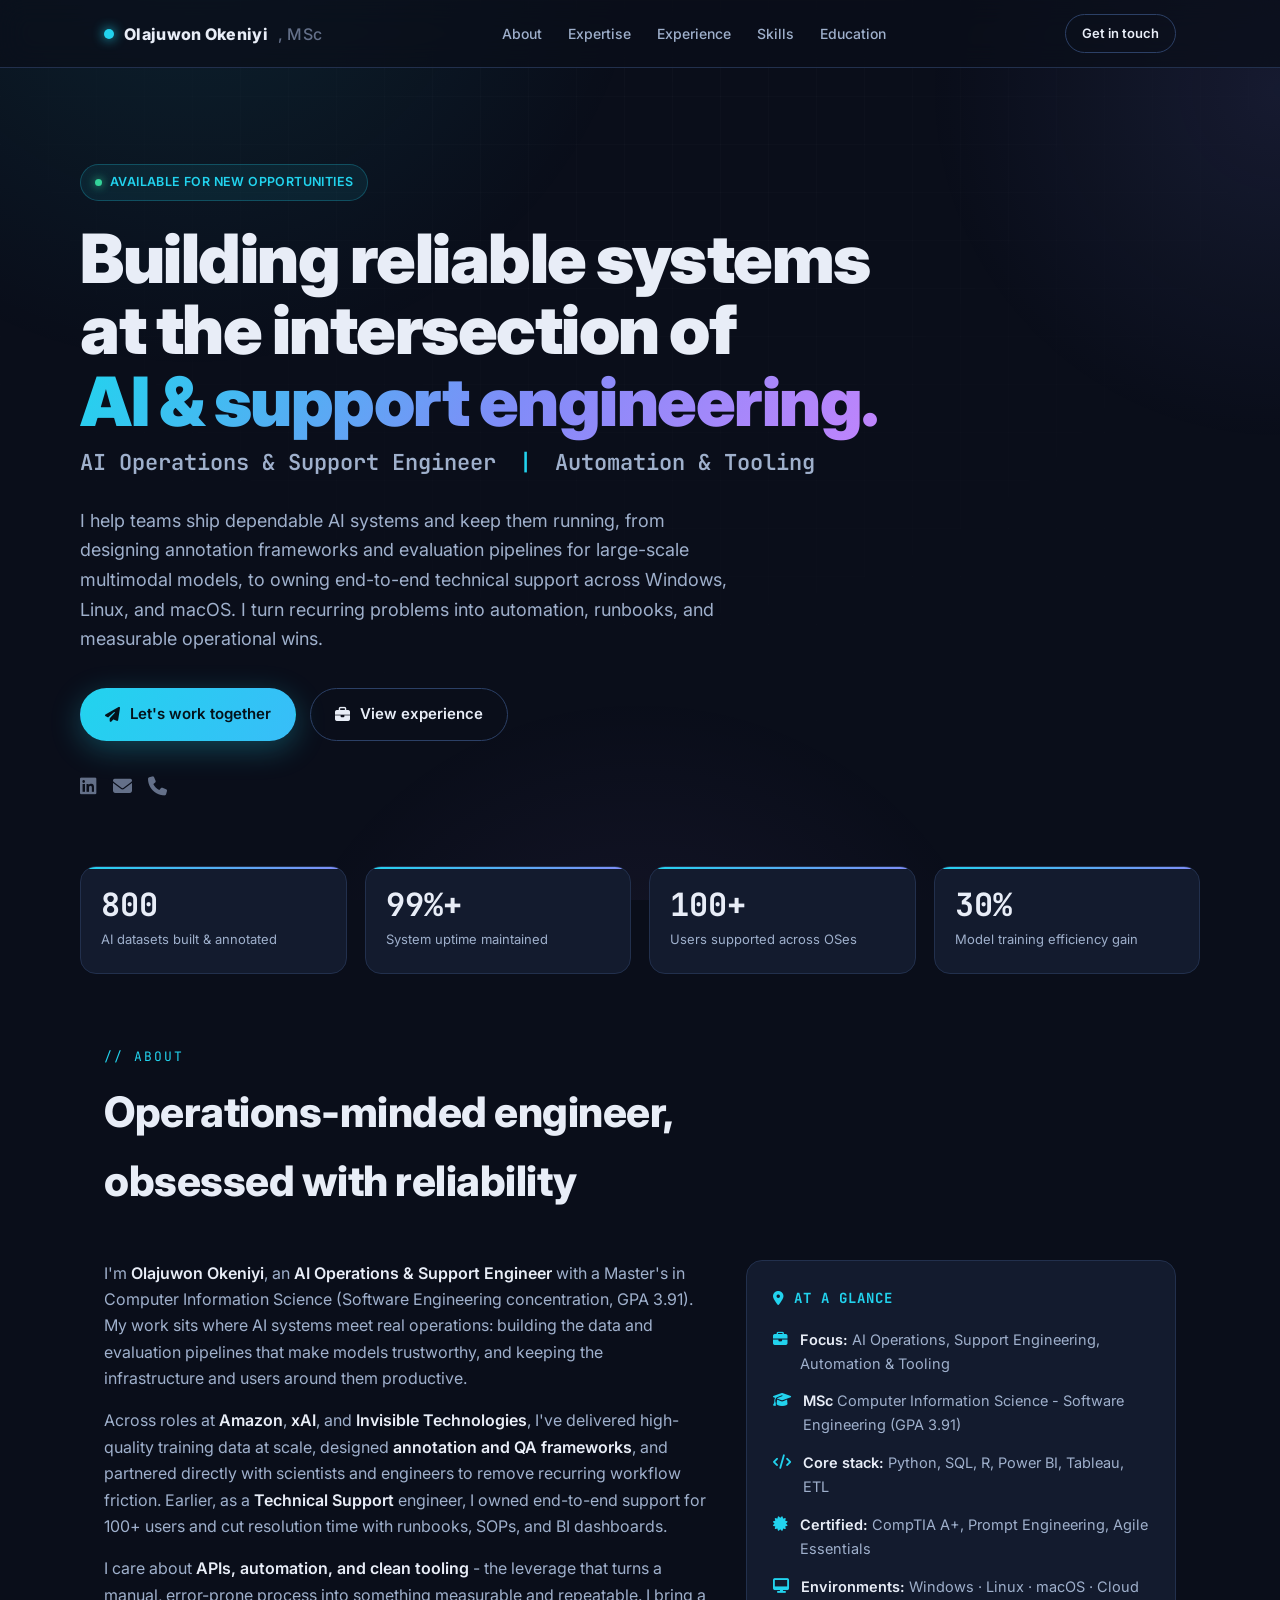
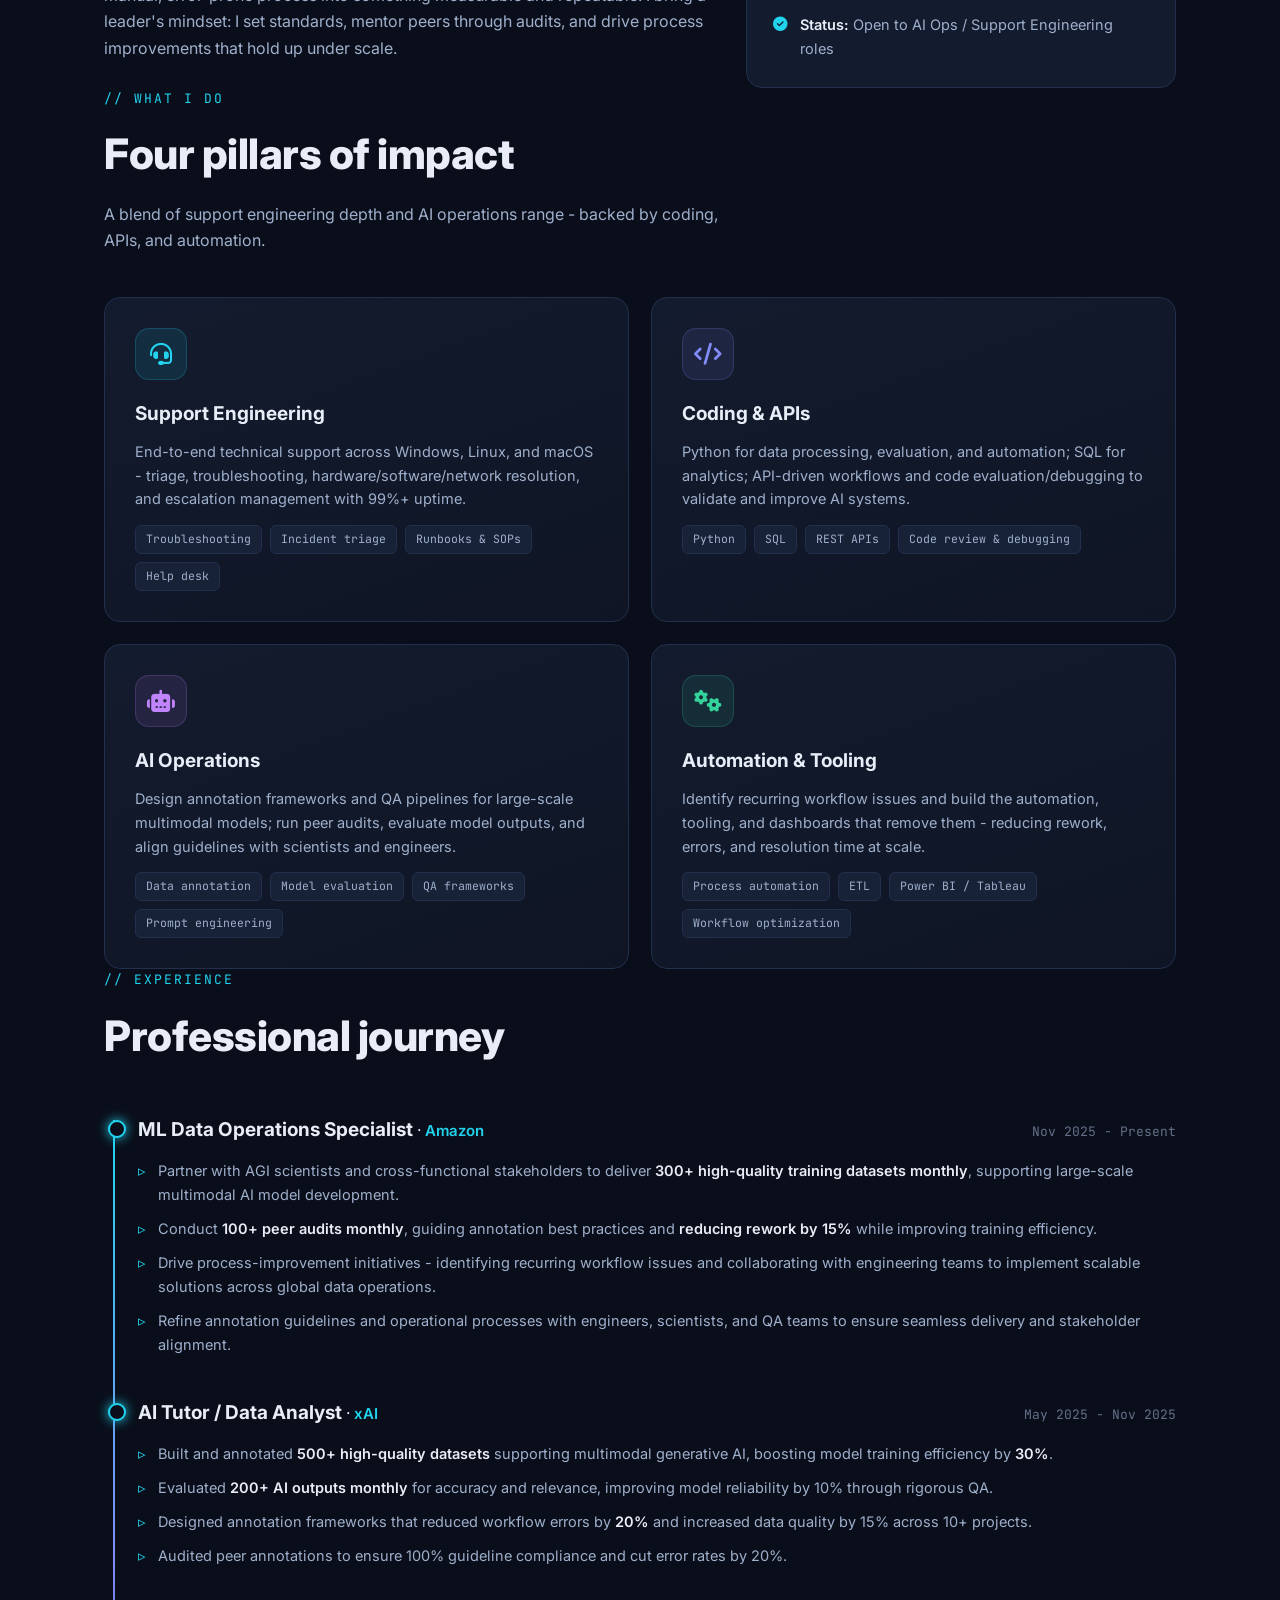
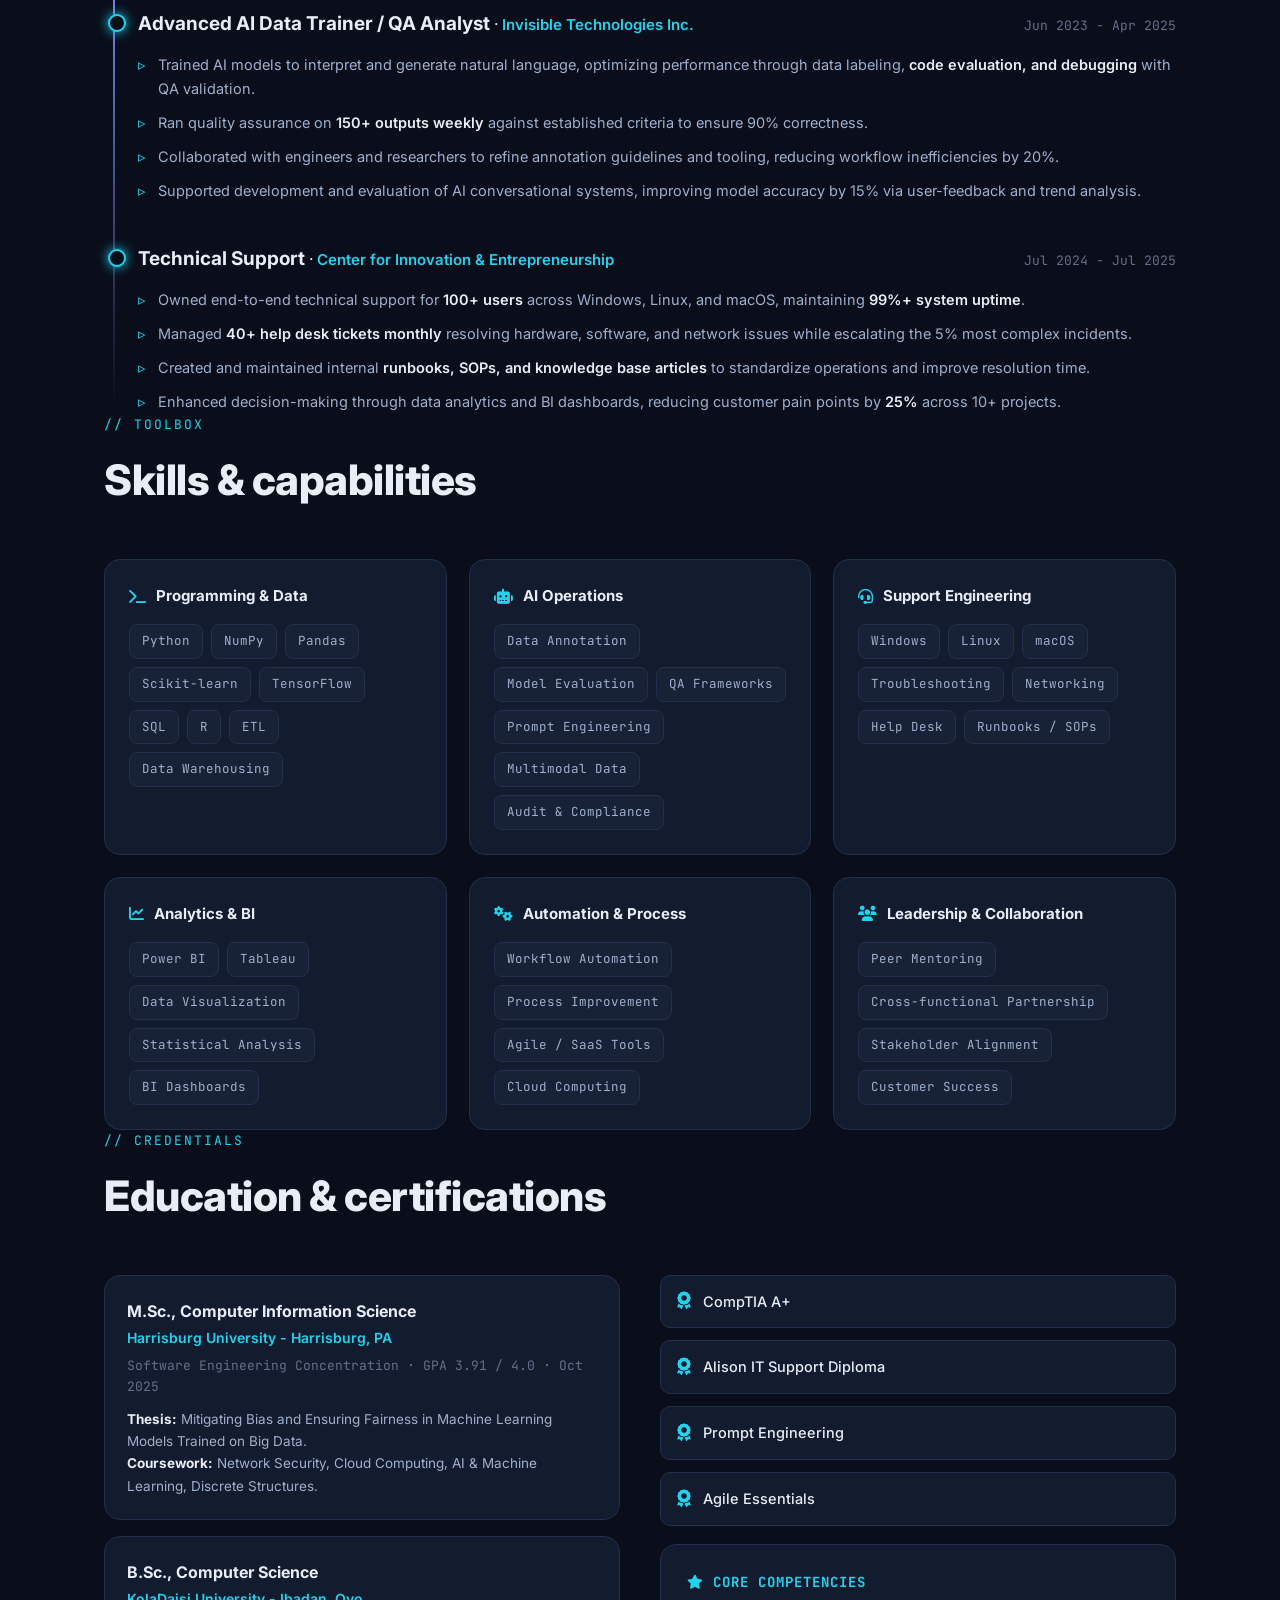
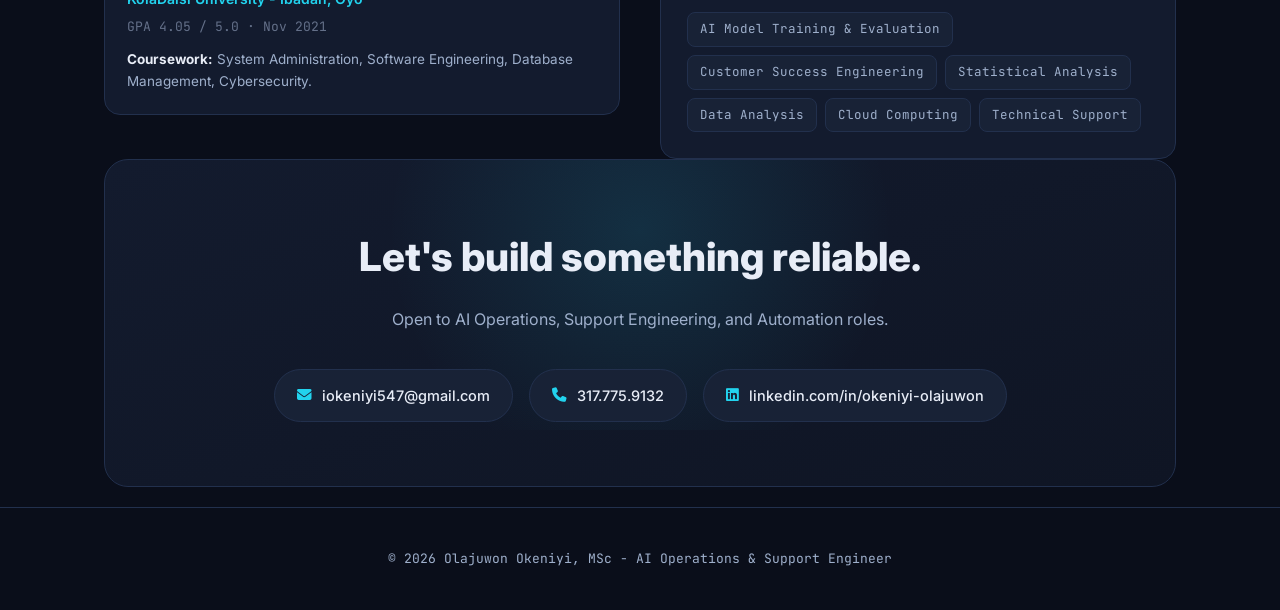
<file: index.html>
<!DOCTYPE html>
<html lang="en"><head><style id="qw-theme">:root {
  --color-bg: #121218;
  --color-text: #e4e4ed;
  --color-navbar-bg: #1a1a24;
  --color-bg-chat-view: #121218;
  --color-bg-secondary: #1a1a24;
  --color-bg-tertiary: #1e1e2a;
  --color-bg-hover: #2a2a38;
  --color-surface: #1e1e2a;
  --color-surface-hover: #2a2a38;
  --color-surface-active: #353546;
  --color-border: #ffffff1f;
  --color-border-light: #ffffff0f;
  --color-border-strong: #3a3a4e;
  --color-primary: #8575ff;
  --color-primary-dark: #4200db;
  --color-primary-light: #8575ff;
  --color-primary-bg: color-mix(in srgb, #8575ff 15%, transparent);
  --color-primary-hover-border: #4200db;
  --color-nav-icon-active: #8575ff;
  --color-nav-hover-border: #8575ff;
  --color-primary-alpha-3: color-mix(in srgb, #8575ff 3%, transparent);
  --color-primary-alpha-5: color-mix(in srgb, #8575ff 5%, transparent);
  --color-primary-alpha-8: color-mix(in srgb, #8575ff 8%, transparent);
  --color-primary-alpha-12: color-mix(in srgb, #8575ff 12%, transparent);
  --color-primary-alpha-15: color-mix(in srgb, #8575ff 15%, transparent);
  --color-primary-alpha-20: color-mix(in srgb, #8575ff 20%, transparent);
  --color-primary-alpha-25: color-mix(in srgb, #8575ff 25%, transparent);
  --color-primary-alpha-30: color-mix(in srgb, #8575ff 30%, transparent);
  --color-primary-alpha-40: color-mix(in srgb, #8575ff 40%, transparent);
  --color-primary-alpha-50: color-mix(in srgb, #8575ff 50%, transparent);
  --color-primary-alpha-60: color-mix(in srgb, #8575ff 60%, transparent);
  --color-primary-subtle: color-mix(in srgb, #8575ff 25%, transparent);
  --color-primary-border: color-mix(in srgb, #8575ff 50%, transparent);
  --color-focus-ring: color-mix(in srgb, #8575ff 60%, transparent);
  --color-sidebar-hover: color-mix(in srgb, #8575ff 15%, transparent);
  --block-hover-outline: 1px dashed color-mix(in srgb, #8575ff 50%, transparent);
  --block-selected-outline: 1px solid #8575ff;
  --block-selection-outline-offset: 2px;
  --block-selected-halo: 0 0 8px color-mix(in srgb, #8575ff 40%, transparent);
  --color-accent: #8575ff;
  --color-accent-foreground: #8575ff;
  --color-accent-dark: #4200db;
  --color-accent-light: color-mix(in srgb, #8575ff 15%, transparent);
  --color-accent-inverse: #fff;
  --color-link: #8575ff;
  --color-primary-gradient-end: color-mix(in srgb, #8575ff 35%, transparent);
  --color-primary-bg-solid: #1a1530;
  --color-user-bubble: #333843;
  --color-user-bubble-text: #e4e4ed;
  --color-text-secondary: #a0a0b4;
  --color-text-tertiary: #8a8a9a;
  --color-text-muted: #6e6e82;
  --color-text-on-primary: #fff;
  --color-success: #4ade80;
  --color-success-dark: #00802f;
  --color-success-light: #d9ffd6;
  --color-success-hover: #005c26;
  --color-success-bg: #1c2c22;
  --color-success-border: #0e3d1c;
  --color-success-foreground: #4ade80;
  --color-success-dark-foreground: #00802f;
  --color-success-text: #4ade80;
  --color-error: #ff6b6b;
  --color-error-dark: #db0000;
  --color-error-light: #ffe0e0;
  --color-error-hover: #3b1a24;
  --color-error-bg: #3b1a24;
  --color-error-border: #5e1a24;
  --color-error-active-border: #db0000;
  --color-error-foreground: #ff6b6b;
  --color-error-dark-foreground: #db0000;
  --color-error-inverse: #fff;
  --color-error-text: #ff6b6b;
  --color-warning: #fbbf24;
  --color-warning-dark: #573a00;
  --color-warning-light: #fffbbd;
  --color-warning-hover: #db9200;
  --color-warning-bg: #3d3520;
  --color-warning-border: #5e4a1a;
  --color-warning-foreground: #fbbf24;
  --color-warning-dark-foreground: #573a00;
  --color-warning-inverse: #573a00;
  --color-surface-warning: #fffbbd;
  --color-text-warning: #573a00;
  --color-info: #60a5fa;
  --color-info-dark: #006ce0;
  --color-info-light: #d1f1ff;
  --color-info-hover: #003b8f;
  --color-info-bg: #1a2a42;
  --color-info-border: #0f3d6e;
  --color-info-foreground: #60a5fa;
  --color-info-dark-foreground: #002a66;
  --color-info-inverse: #fff;
  --color-overlay: #000000b3;
  --color-shadow: #0000004d;
  --color-hover: #ffffff0d;
  --color-tooltip-bg: #1e1e2af2;
  --color-tooltip-text: #e4e4ed;
  --color-voice-purple: #8575ff;
  --color-voice-purple-dark: #4200db;
  --color-voice-purple-light: #8575ff;
  --color-voice-red: #ff6b6b;
  --color-voice-red-dark: #db0000;
  --color-voice-amber: #fbbf24;
  --color-voice-purple-glow: #8575ff66;
  --color-voice-red-glow: #db000066;
  --font-sans: "Amazon Ember", "Helvetica Neue", "Segoe UI", Roboto, Helvetica, Arial, sans-serif;
  --font-mono: "SF Mono", "Monaco", "Menlo", "Consolas", monospace;
  --text-2xs: .5625rem;
  --text-xs: .625rem;
  --text-sm: .6875rem;
  --text-base: .75rem;
  --text-md: .8125rem;
  --text-lg: .875rem;
  --text-xl: 1rem;
  --text-2xl: 1.125rem;
  --text-3xl: 1.25rem;
  --text-4xl: 1.5rem;
  --text-5xl: 2rem;
  --spacing-1: calc(.25rem * 1);
  --spacing-1-5: calc(.25rem * 1.5);
  --spacing-2: calc(.25rem * 2);
  --spacing-3: calc(.25rem * 3);
  --spacing-4: calc(.25rem * 4);
  --spacing-5: calc(.25rem * 5);
  --spacing-6: calc(.25rem * 6);
  --spacing-7: calc(.25rem * 7);
  --spacing-8: calc(.25rem * 8);
  --spacing-9: calc(.25rem * 9);
  --spacing-10: calc(.25rem * 10);
  --radius-sm: 6px;
  --radius-md: 10px;
  --radius-card: 12px;
  --radius-lg: 16px;
  --radius-pill: 8px;
  --shadow-sm: 0 1px 2px #0003;
  --shadow-md: 0 4px 12px #0000004d;
  --color-success-bg-solid: #1a3d28;
  --color-error-bg-solid: #4a2028;
  --color-error-border-solid: #5e1a24;
  --color-warning-bg-solid: #4a3a1e;
  --color-warning-text: #fbbf24;
  --color-info-bg-solid: #1a3050;
  --color-info-bg-solid-alt: #222240;
  --color-info-text: #60a5fa;
  --color-info-text-alt: #818cf8;
  --color-emerald: #34d399;
  --color-teal: #5eead4;
  --color-code-bg: #1e1e2a;
  --color-code-header-bg: #252535;
  --color-code-text: #e4e4ed;
  --color-code-border: #2e2e3e;
  --color-code-muted: #6e6e82;
  --color-inline-code-bg: #1e1e2a;
  --color-inline-code-text: #e4e4ed;
  --color-inline-code-border: #2e2e3e;
  --color-scrollbar-thumb: #3a3a4e;
  --color-scrollbar-track: transparent;
  --color-graph-node-text: #e4e4ed;
  --color-graph-node-text-dim: #6e6e82;
  --color-graph-edge-default: #6e6e82;
  --color-graph-edge-cross: #f39c12;
  --color-graph-edge-text: #a0a0b4;
  --color-graph-edge-stroke: #1a1a24;
  --color-graph-highlight-bg: #ff6b6b;
  --color-graph-highlight-border: #e74c3c;
  --color-graph-search-bg: gold;
  --color-graph-search-border: orange;
  --color-graph-focus-border: #f44;
  --color-graph-external-border: #6e6e82;
  --color-graph-cat-file: #5dade2;
  --color-graph-cat-folder: #aab7b8;
  --color-graph-cat-file-aggregate: #5499c7;
  --color-graph-cat-class: #bb8fce;
  --color-graph-cat-function: #58d68d;
  --color-graph-cat-method: #48c9b0;
  --color-graph-cat-variable: #f5b041;
  --color-graph-cat-import: #eb984e;
  --color-graph-cat-module: #7e8ce0;
  --color-graph-cat-concept: #ec7063;
  --color-graph-cat-person: #ff8a8a;
  --color-graph-cat-org: #76d7c4;
  --color-graph-cat-organization: #76d7c4;
  --color-graph-cat-product: #b8b0fe;
  --color-graph-cat-metric: #fea0c0;
  --color-graph-cat-location: #7e9bb5;
  --color-graph-cat-date: #f092c0;
  --color-graph-cat-code: #5dade2;
  --color-graph-cat-doc: #aab7b8;
  --color-graph-cat-url: #45d6b5;
  --color-graph-cat-email: #8e7cf7;
  --color-graph-cat-unknown: #d5dbdb;
  --color-graph-rel-contains: #d5dbdb;
  --color-graph-rel-extends: #bb8fce;
  --color-graph-rel-implements: #5dade2;
  --color-graph-rel-imports: #eb984e;
  --color-graph-rel-uses: #58d68d;
  --color-graph-rel-calls: #52be80;
  --color-graph-rel-references: #f5b041;
  --color-graph-rel-related-to: #aab7b8;
  --color-graph-rel-works-on: #ec7063;
  --color-graph-rel-owns: #48c9b0;
  --color-graph-rel-depends-on: #eb984e;
  --color-graph-rel-parent-of: #d5dbdb;
  --qs-content: #fff;
  --qs-main: #fff;
  --qs-primary-foreground: #131920;
  --qs-secondary-foreground: #656871;
  --qs-tertiary-foreground: #6e6e82;
  --qs-placeholder-foreground: #8c8c94;
  --qs-divider: #dedee3;
  --qs-default-border: #8c8c94;
  --qs-neutral-soft: #b4b4bb;
  --qs-neutral-gray-50: #1e1e2a;
  --qs-tertiary-background: #1e1e2a;
  --qs-action-hover: #f3f3f7;
  --qs-primary-default: #4200db;
  --qs-primary-dark: #35009e;
  --qs-primary-light: #e8e6ff;
  --qs-success-default: #00802f;
  --qs-error-default: #db0000;
  --qs-font-sans: "Amazon Ember", "Helvetica Neue", "Segoe UI", Helvetica, Arial, sans-serif;
  --safe-top: 0px;
  --safe-bottom: 0px;
  --safe-left: 0px;
  --safe-right: 0px;
  --qs-font-family: "Amazon Ember", "Helvetica Neue", "Segoe UI", Helvetica, Arial, sans-serif;
  --qs-font-base-letter-spacing: .15px;
  --qs-shadow-sm: 0 0 2px 0 #00000029, 0 0 4px 0 #00000029;
  --qs-shadow-md: 0 0 2px 0 #00000029, 0 2px 8px 1px #00000029;
  --qs-shadow-lg: 0 4px 16px 4px #00000029, 0 2px 6px 1px #00000029;
  --qs-shadow-xl: 0 4px 8px 2px #00000029, 0 6px 20px 4px #00000029;
  --qs-width-modal-sm: 384px;
  --qs-width-modal-md: 600px;
  --qs-width-modal-lg: 1136px;
  --qs-grid-gap: 16px;
  --qs-grid-gap-xl: 24px;
  --qs-primary-medium: #8575ff;
  --qs-primary-inverse: #fff;
  --qs-neutral-lightest: #f9f9fb;
  --qs-neutral-light: #f3f3f7;
  --qs-neutral-default: #dedee3;
  --qs-neutral-medium: #8c8c94;
  --qs-neutral-deep: #656871;
  --qs-neutral-dark: #333843;
  --qs-neutral-strong: #131920;
  --qs-neutral-white: #fff;
  --qs-neutral-black: #000;
  --qs-success-medium: #005c26;
  --qs-success-dark: #00471e;
  --qs-success-light: #d9ffd6;
  --qs-success-inverse: #fff;
  --qs-info-default: #006ce0;
  --qs-info-medium: #003b8f;
  --qs-info-dark: #002a66;
  --qs-info-light: #d1f1ff;
  --qs-info-inverse: #fff;
  --qs-warning-default: #f2b100;
  --qs-warning-medium: #db9200;
  --qs-warning-dark: #573a00;
  --qs-warning-light: #fffbbd;
  --qs-warning-inverse: #573a00;
  --qs-warning-experimental: #f2b100;
  --qs-warning-experimental-light: #fffbbd;
  --qs-warning-experimental-light-foreground: #fffbbd;
  --qs-error-medium: #900;
  --qs-error-dark: #700000;
  --qs-error-light: #ffe0e0;
  --qs-error-inverse: #fff;
  --qs-connection-default: #db3300;
  --qs-connection-soft: #ff997a;
  --qs-connection-light: #ffe0d6;
  --qs-connection-dark: #661800;
  --qs-automation-default: #b3008f;
  --qs-automation-medium: #d600ba;
  --qs-automation-soft: #ff94f1;
  --qs-automation-light: #ffe0fb;
  --qs-automation-dark: #660052;
  --qs-insight-default: #a000b8;
  --qs-insight-soft: #f299ff;
  --qs-insight-light: #fce6ff;
  --qs-insight-dark: #590066;
  --qs-visualization-default: #7300e5;
  --qs-visualization-soft: #d4a8ff;
  --qs-visualization-light: #f2e5ff;
  --qs-visualization-dark: #45008a;
  --qs-spice: #ff9800;
  --qs-coachmark: #006ce0;
  --qs-brand: #fff;
  --qs-brand-foreground: #131920;
  --qs-brand-navbar: #131920;
  --qs-brand-navbar-foreground: #fff;
  --qs-brand-navbar-light: #dedee3;
  --qs-brand-navbar-dark: #000;
  --qs-application-navbar: #4200db;
  --qs-application-navbar-foreground: #fff;
  --qs-application-navbar-light: #e8e6ff;
  --qs-application-navbar-dark: #35009e;
  --qs-dimension: #4200db;
  --qs-dimension-foreground: #fff;
  --qs-dimension-experimental: #4200db;
  --qs-dimension-experimental-foreground: #4200db;
  --qs-measure: #00802f;
  --qs-measure-foreground: #fff;
  --qs-measure-experimental: #f2b100;
  --qs-measure-experimental-foreground: #f2b100;
  --qs-content-inverse: #333843;
  --qs-content-inverse-active: #131920;
  --qs-secondary: #dedee3;
  --qs-disabled: #8c8c94;
  --qs-divider-light: #f3f3f7;
  --qs-hover-border: #333843;
  --qs-active-border: #4200db;
  --qs-disabled-border: #dedee3;
  --qs-error-border: #ffe0e0;
  --qs-error-active-border: #db0000;
  --qs-disabled-foreground: #b4b4bb;
  --qs-primary-inverse-foreground: #fff;
  --qs-error-foreground: #db0000;
  --qs-contrast-foreground: #131920;
  --qs-main-foreground: #131920;
  --qs-main-secondary-foreground: #656871;
  --qs-action-disabled: #f3f3f7;
  --qs-action-active: #e8e6ff;
  --qs-default-badge: #dedee3;
  --qs-tag-default: #dedee3;
  --qs-tag-soft-border: #b4b4bb;
  --qs-focus-offset: 1px;
  --qs-toggle-tile-sm: calc(.25rem * 8);
  --qs-toggle-tile-md: calc(.25rem * 12);
  --qs-toggle-tile-lg: calc(.25rem * 15);
  --qs-shadow-pin-right: inset 4px 0 4px -4px #00000029;
  --qs-shadow-pin-left: inset -4px 0 4px -4px #00000029;
  --react-pdf-text-layer: 1;
  --highlight-bg-color: #b400aa;
  --highlight-selected-bg-color: #006400;
  --react-pdf-annotation-layer: 1;
  --annotation-unfocused-field-background: url("data:image/svg+xml;charset=UTF-8,<svg width='1px' height='1px' xmlns='http://www.w3.org/2000/svg'><rect width='100%' height='100%' style='fill:rgba(0, 54, 255, 0.13);'/></svg>");
  --input-focus-border-color: Highlight;
  --input-focus-outline: 1px solid Canvas;
  --input-unfocused-border-color: transparent;
  --input-disabled-border-color: transparent;
  --input-hover-border-color: black;
  --link-outline: none;
  color-scheme: dark;
}
body { background: var(--color-bg); color: var(--color-text); }
a { color: var(--color-link, var(--color-primary)); }</style>
<meta charset="UTF-8">
<meta name="viewport" content="width=device-width, initial-scale=1.0">
<title>Olajuwon Okeniyi - AI Operations &amp; Support Engineer</title>
<meta name="description" content="Olajuwon Okeniyi, MSc - AI Operations &amp; Support Engineer specializing in automation, AI tooling, API integration, and technical support engineering.">
<link href="https://fonts.googleapis.com/css2?family=Inter:wght@400;500;600;700;800;900&amp;family=JetBrains+Mono:wght@400;500;700&amp;display=swap" rel="stylesheet">
<link rel="stylesheet" href="https://cdnjs.cloudflare.com/ajax/libs/font-awesome/6.5.0/css/all.min.css">
<style>
:root{
  --bg:#0a0e1a;
  --bg-soft:#0f1524;
  --surface:#131b2e;
  --surface-2:#182236;
  --border:#22304d;
  --border-glow:#2c4066;
  --text:#e8edf7;
  --text-2:#9fb0cc;
  --text-muted:#647089;
  --primary:#22d3ee;
  --primary-2:#38bdf8;
  --accent:#818cf8;
  --accent-2:#c084fc;
  --success:#34d399;
  --warn:#fbbf24;
  --font:'Inter',-apple-system,BlinkMacSystemFont,'Segoe UI',sans-serif;
  --mono:'JetBrains Mono',ui-monospace,monospace;
  --radius:16px;
  --radius-sm:10px;
  --maxw:1120px;
}
*{margin:0;padding:0;box-sizing:border-box}
html{scroll-behavior:smooth}
body{
  background:var(--bg);
  color:var(--text);
  font-family:var(--font);
  line-height:1.65;
  overflow-x:hidden;
  -webkit-font-smoothing:antialiased;
}
/* Ambient background glow */
body::before{
  content:"";
  position:fixed;inset:0;z-index:-2;
  background:
    radial-gradient(60vw 60vw at 15% -10%, rgba(34,211,238,.10), transparent 60%),
    radial-gradient(50vw 50vw at 100% 10%, rgba(129,140,248,.10), transparent 55%),
    radial-gradient(50vw 50vw at 50% 120%, rgba(192,132,252,.08), transparent 60%);
}
body::after{
  content:"";position:fixed;inset:0;z-index:-1;pointer-events:none;
  background-image:linear-gradient(rgba(255,255,255,.02) 1px,transparent 1px),linear-gradient(90deg,rgba(255,255,255,.02) 1px,transparent 1px);
  background-size:48px 48px;
  mask-image:radial-gradient(circle at 50% 0,black,transparent 80%);
}
a{color:inherit;text-decoration:none}
.wrap{max-width:var(--maxw);margin:0 auto;padding:0 24px}
.mono{font-family:var(--mono)}
.grad-text{background:linear-gradient(120deg,var(--primary),var(--accent) 55%,var(--accent-2));-webkit-background-clip:text;background-clip:text;color:transparent}

/* NAV */
nav{
  position:sticky;top:0;z-index:50;
  backdrop-filter:blur(14px);
  background:rgba(10,14,26,.72);
  border-bottom:1px solid var(--border);
}
.nav-inner{max-width:var(--maxw);margin:0 auto;padding:14px 24px;display:flex;align-items:center;justify-content:space-between}
.brand{display:flex;align-items:center;gap:10px;font-weight:800;letter-spacing:.3px}
.brand .dot{width:10px;height:10px;border-radius:50%;background:var(--primary);box-shadow:0 0 12px var(--primary)}
.nav-links{display:flex;gap:26px;font-size:14px;font-weight:500;color:var(--text-2)}
.nav-links a{transition:color .15s}
.nav-links a:hover{color:var(--primary)}
.nav-cta{border:1px solid var(--border-glow);color:var(--text);padding:8px 16px;border-radius:100px;font-size:13px;font-weight:600;transition:.2s}
.nav-cta:hover{border-color:var(--primary);color:var(--primary);box-shadow:0 0 20px rgba(34,211,238,.25)}
@media(max-width:760px){.nav-links{display:none}}

/* HERO */
.hero{padding:96px 0 72px;position:relative}
.badge{display:inline-flex;align-items:center;gap:8px;font-size:12.5px;font-weight:600;color:var(--primary);background:rgba(34,211,238,.08);border:1px solid rgba(34,211,238,.25);padding:7px 14px;border-radius:100px;letter-spacing:.4px;text-transform:uppercase}
.badge .pulse{width:7px;height:7px;border-radius:50%;background:var(--success);box-shadow:0 0 10px var(--success);animation:pulse 2s infinite}
@keyframes pulse{0%,100%{opacity:1}50%{opacity:.35}}
.hero h1{font-size:clamp(38px,6vw,68px);line-height:1.05;font-weight:900;letter-spacing:-1.5px;margin:22px 0 8px}
.hero .title-line{font-size:clamp(16px,2.4vw,22px);font-weight:600;color:var(--text-2);font-family:var(--mono)}
.hero .title-line .sep{color:var(--primary);margin:0 10px}
.hero p.lead{max-width:660px;color:var(--text-2);font-size:clamp(15px,1.6vw,18px);margin:24px 0 0}
.hero-actions{display:flex;gap:14px;flex-wrap:wrap;margin-top:34px}
.btn{display:inline-flex;align-items:center;gap:10px;font-weight:600;font-size:15px;padding:13px 24px;border-radius:100px;transition:.2s;cursor:pointer;border:1px solid transparent}
.btn-primary{background:linear-gradient(120deg,var(--primary),var(--primary-2));color:#04121a;box-shadow:0 8px 30px rgba(34,211,238,.28)}
.btn-primary:hover{transform:translateY(-2px);box-shadow:0 12px 40px rgba(34,211,238,.4)}
.btn-ghost{border-color:var(--border-glow);color:var(--text)}
.btn-ghost:hover{border-color:var(--accent);color:var(--accent);box-shadow:0 0 24px rgba(129,140,248,.2)}
.socials{display:flex;gap:16px;margin-top:30px;font-size:19px;color:var(--text-muted)}
.socials a{transition:.2s}
.socials a:hover{color:var(--primary);transform:translateY(-2px)}

/* STAT STRIP */
.stats{display:grid;grid-template-columns:repeat(4,1fr);gap:18px;margin-top:64px}
.stat{background:var(--surface);border:1px solid var(--border);border-radius:var(--radius);padding:22px 20px;position:relative;overflow:hidden}
.stat::before{content:"";position:absolute;top:0;left:0;right:0;height:2px;background:linear-gradient(90deg,var(--primary),var(--accent))}
.stat .num{font-family:var(--mono);font-size:32px;font-weight:700;color:var(--text);line-height:1}
.stat .lbl{color:var(--text-2);font-size:13px;margin-top:8px}
@media(max-width:760px){.stats{grid-template-columns:repeat(2,1fr)}}

/* SECTIONS */
section{padding:84px 0}
.sec-head{margin-bottom:44px}
.sec-kicker{font-family:var(--mono);font-size:13px;color:var(--primary);letter-spacing:2px;text-transform:uppercase}
.sec-title{font-size:clamp(28px,4vw,42px);font-weight:800;letter-spacing:-.5px;margin-top:10px}
.sec-sub{color:var(--text-2);margin-top:12px;max-width:640px}

/* ABOUT */
.about-grid{display:grid;grid-template-columns:1.4fr 1fr;gap:40px;align-items:start}
@media(max-width:860px){.about-grid{grid-template-columns:1fr}}
.about-text p{color:var(--text-2);margin-bottom:16px;font-size:16px}
.about-text strong{color:var(--text);font-weight:600}
.about-card{background:var(--surface);border:1px solid var(--border);border-radius:var(--radius);padding:26px}
.about-card h4{font-size:14px;text-transform:uppercase;letter-spacing:1px;color:var(--primary);font-family:var(--mono);margin-bottom:18px}
.about-list{list-style:none;display:flex;flex-direction:column;gap:14px}
.about-list li{display:flex;gap:12px;font-size:14.5px;color:var(--text-2)}
.about-list i{color:var(--primary);margin-top:4px}
.about-list b{color:var(--text);font-weight:600}

/* PILLARS */
.pillars{display:grid;grid-template-columns:repeat(2,1fr);gap:22px}
@media(max-width:860px){.pillars{grid-template-columns:1fr}}
.pillar{background:linear-gradient(160deg,var(--surface),var(--bg-soft));border:1px solid var(--border);border-radius:var(--radius);padding:30px;transition:.25s;position:relative;overflow:hidden}
.pillar:hover{transform:translateY(-4px);border-color:var(--border-glow);box-shadow:0 18px 50px rgba(0,0,0,.4)}
.pillar .ic{width:52px;height:52px;border-radius:14px;display:grid;place-items:center;font-size:22px;background:rgba(34,211,238,.1);color:var(--primary);border:1px solid rgba(34,211,238,.2);margin-bottom:18px}
.pillar:nth-child(2) .ic{background:rgba(129,140,248,.1);color:var(--accent);border-color:rgba(129,140,248,.2)}
.pillar:nth-child(3) .ic{background:rgba(192,132,252,.1);color:var(--accent-2);border-color:rgba(192,132,252,.2)}
.pillar:nth-child(4) .ic{background:rgba(52,211,153,.1);color:var(--success);border-color:rgba(52,211,153,.2)}
.pillar h3{font-size:19px;font-weight:700;margin-bottom:10px}
.pillar p{color:var(--text-2);font-size:14.5px;margin-bottom:14px}
.pillar .tags{display:flex;flex-wrap:wrap;gap:8px}
.pillar .tag{font-family:var(--mono);font-size:11.5px;color:var(--text-2);background:var(--surface-2);border:1px solid var(--border);padding:4px 10px;border-radius:6px}

/* TIMELINE / EXPERIENCE */
.timeline{position:relative;padding-left:34px}
.timeline::before{content:"";position:absolute;left:9px;top:6px;bottom:6px;width:2px;background:linear-gradient(var(--primary),var(--accent),transparent)}
.job{position:relative;padding-bottom:40px}
.job:last-child{padding-bottom:0}
.job::before{content:"";position:absolute;left:-30px;top:6px;width:14px;height:14px;border-radius:50%;background:var(--bg);border:2px solid var(--primary);box-shadow:0 0 12px var(--primary)}
.job .jtop{display:flex;justify-content:space-between;flex-wrap:wrap;gap:6px;align-items:baseline}
.job .role{font-size:19px;font-weight:700}
.job .co{color:var(--primary);font-weight:600;font-size:15px}
.job .date{font-family:var(--mono);font-size:13px;color:var(--text-muted);white-space:nowrap}
.job ul{list-style:none;margin-top:14px;display:flex;flex-direction:column;gap:10px}
.job ul li{position:relative;padding-left:20px;color:var(--text-2);font-size:14.5px}
.job ul li::before{content:"▹";position:absolute;left:0;color:var(--primary)}
.job ul li b{color:var(--text);font-weight:600}

/* SKILLS */
.skill-grid{display:grid;grid-template-columns:repeat(3,1fr);gap:22px}
@media(max-width:860px){.skill-grid{grid-template-columns:1fr}}
.skill-card{background:var(--surface);border:1px solid var(--border);border-radius:var(--radius);padding:24px}
.skill-card h4{font-size:15px;font-weight:700;margin-bottom:16px;display:flex;align-items:center;gap:10px}
.skill-card h4 i{color:var(--primary)}
.chips{display:flex;flex-wrap:wrap;gap:8px}
.chip{font-family:var(--mono);font-size:12.5px;color:var(--text-2);background:var(--surface-2);border:1px solid var(--border);padding:6px 12px;border-radius:8px;transition:.2s}
.chip:hover{border-color:var(--primary);color:var(--primary)}

/* CERTS + EDU */
.two-col{display:grid;grid-template-columns:1fr 1fr;gap:40px}
@media(max-width:860px){.two-col{grid-template-columns:1fr}}
.edu-item{background:var(--surface);border:1px solid var(--border);border-radius:var(--radius);padding:22px;margin-bottom:16px}
.edu-item .deg{font-weight:700;font-size:16px}
.edu-item .sch{color:var(--primary);font-size:14px;font-weight:600;margin-top:2px}
.edu-item .meta{color:var(--text-muted);font-size:13px;font-family:var(--mono);margin-top:6px}
.edu-item .extra{color:var(--text-2);font-size:13.5px;margin-top:10px}
.cert-row{display:flex;align-items:center;gap:12px;padding:14px 16px;background:var(--surface);border:1px solid var(--border);border-radius:var(--radius-sm);margin-bottom:12px;transition:.2s}
.cert-row:hover{border-color:var(--border-glow);transform:translateX(4px)}
.cert-row i{color:var(--primary);font-size:18px}
.cert-row span{font-weight:500;font-size:14.5px}

/* CONTACT */
.contact{text-align:center;background:linear-gradient(160deg,var(--surface),var(--bg-soft));border:1px solid var(--border);border-radius:24px;padding:64px 32px;position:relative;overflow:hidden}
.contact::before{content:"";position:absolute;top:-40%;left:50%;transform:translateX(-50%);width:600px;height:400px;background:radial-gradient(circle,rgba(34,211,238,.12),transparent 70%)}
.contact h2{font-size:clamp(28px,4vw,40px);font-weight:800;position:relative}
.contact p{color:var(--text-2);max-width:520px;margin:16px auto 0;position:relative}
.contact-methods{display:flex;justify-content:center;gap:16px;flex-wrap:wrap;margin-top:36px;position:relative}
.cmethod{display:flex;align-items:center;gap:10px;background:var(--surface-2);border:1px solid var(--border);padding:14px 22px;border-radius:100px;font-size:14.5px;font-weight:500;transition:.2s}
.cmethod:hover{border-color:var(--primary);color:var(--primary);transform:translateY(-2px);box-shadow:0 8px 24px rgba(34,211,238,.2)}
.cmethod i{color:var(--primary)}

footer{text-align:center;padding:40px 24px;color:var(--text-muted);font-size:13px;border-top:1px solid var(--border);margin-top:20px}
footer .mono{color:var(--text-2)}

/* reveal */
.reveal{opacity:0;transform:translateY(24px)}
@media(prefers-reduced-motion:no-preference){
  .reveal.in{animation:rise .6s cubic-bezier(.2,.7,.2,1) forwards}
  @keyframes rise{to{opacity:1;transform:none}}
}
</style>
</head>
<body>

<nav>
  <div class="nav-inner">
    <a class="brand" href="#top"><span class="dot"></span> Olajuwon&nbsp;Okeniyi<span style="color:var(--text-muted);font-weight:500">, MSc</span></a>
    <div class="nav-links">
      <a href="#about">About</a>
      <a href="#expertise">Expertise</a>
      <a href="#experience">Experience</a>
      <a href="#skills">Skills</a>
      <a href="#education">Education</a>
    </div>
    <a class="nav-cta" href="#contact">Get in touch</a>
  </div>
</nav>

<header class="hero wrap" id="top">
  <span class="badge reveal"><span class="pulse"></span> Available for new opportunities</span>
  <h1 class="reveal">Building reliable systems<br>at the intersection of<br><span class="grad-text">AI &amp; support engineering.</span></h1>
  <div class="title-line reveal">AI Operations &amp; Support Engineer <span class="sep">|</span> Automation &amp; Tooling</div>
  <p class="lead reveal">I help teams ship dependable AI systems and keep them running, from designing annotation frameworks and evaluation pipelines for large-scale multimodal models, to owning end-to-end technical support across Windows, Linux, and macOS. I turn recurring problems into automation, runbooks, and measurable operational wins.</p>
  <div class="hero-actions reveal">
    <a class="btn btn-primary" href="#contact"><i class="fa-solid fa-paper-plane"></i> Let's work together</a>
    <a class="btn btn-ghost" href="#experience"><i class="fa-solid fa-briefcase"></i> View experience</a>
  </div>
  <div class="socials reveal">
    <a href="https://linkedin.com/in/okeniyi-olajuwon" target="_blank" title="LinkedIn"><i class="fa-brands fa-linkedin"></i></a>
    <a href="mailto:iokeniyi547@gmail.com" title="Email"><i class="fa-solid fa-envelope"></i></a>
    <a href="tel:3177759132" title="Phone"><i class="fa-solid fa-phone"></i></a>
  </div>

  <div class="stats">
    <div class="stat reveal"><div class="num" data-count="800">0</div><div class="lbl">AI datasets built &amp; annotated</div></div>
    <div class="stat reveal"><div class="num" data-count="99" data-suffix="%+">0</div><div class="lbl">System uptime maintained</div></div>
    <div class="stat reveal"><div class="num" data-count="100" data-suffix="+">0</div><div class="lbl">Users supported across OSes</div></div>
    <div class="stat reveal"><div class="num" data-count="30" data-suffix="%">0</div><div class="lbl">Model training efficiency gain</div></div>
  </div>
</header>

<!-- ABOUT -->
<section id="about" class="wrap">
  <div class="sec-head reveal">
    <div class="sec-kicker">// about</div>
    <h2 class="sec-title">Operations-minded engineer,<br>obsessed with reliability</h2>
  </div>
  <div class="about-grid">
    <div class="about-text reveal">
      <p>I'm <strong>Olajuwon Okeniyi</strong>, an <strong>AI Operations &amp; Support Engineer</strong> with a Master's in Computer Information Science (Software Engineering concentration, GPA 3.91). My work sits where AI systems meet real operations: building the data and evaluation pipelines that make models trustworthy, and keeping the infrastructure and users around them productive.</p>
      <p>Across roles at <strong>Amazon</strong>, <strong>xAI</strong>, and <strong>Invisible Technologies</strong>, I've delivered high-quality training data at scale, designed <strong>annotation and QA frameworks</strong>, and partnered directly with scientists and engineers to remove recurring workflow friction. Earlier, as a <strong>Technical Support</strong> engineer, I owned end-to-end support for 100+ users and cut resolution time with runbooks, SOPs, and BI dashboards.</p>
      <p>I care about <strong>APIs, automation, and clean tooling</strong> - the leverage that turns a manual, error-prone process into something measurable and repeatable. I bring a leader's mindset: I set standards, mentor peers through audits, and drive process improvements that hold up under scale.</p>
    </div>
    <div class="about-card reveal">
      <h4><i class="fa-solid fa-location-dot"></i> At a glance</h4>
      <ul class="about-list">
        <li><i class="fa-solid fa-briefcase"></i><span><b>Focus:</b> AI Operations, Support Engineering, Automation &amp; Tooling</span></li>
        <li><i class="fa-solid fa-graduation-cap"></i><span><b>MSc</b> Computer Information Science - Software Engineering (GPA 3.91)</span></li>
        <li><i class="fa-solid fa-code"></i><span><b>Core stack:</b> Python, SQL, R, Power BI, Tableau, ETL</span></li>
        <li><i class="fa-solid fa-certificate"></i><span><b>Certified:</b> CompTIA A+, Prompt Engineering, Agile Essentials</span></li>
        <li><i class="fa-solid fa-desktop"></i><span><b>Environments:</b> Windows · Linux · macOS · Cloud</span></li>
        <li><i class="fa-solid fa-circle-check"></i><span><b>Status:</b> Open to AI Ops / Support Engineering roles</span></li>
      </ul>
    </div>
  </div>
</section>

<!-- EXPERTISE PILLARS -->
<section id="expertise" class="wrap">
  <div class="sec-head reveal">
    <div class="sec-kicker">// what i do</div>
    <h2 class="sec-title">Four pillars of impact</h2>
    <p class="sec-sub">A blend of support engineering depth and AI operations range - backed by coding, APIs, and automation.</p>
  </div>
  <div class="pillars">
    <div class="pillar reveal">
      <div class="ic"><i class="fa-solid fa-headset"></i></div>
      <h3>Support Engineering</h3>
      <p>End-to-end technical support across Windows, Linux, and macOS - triage, troubleshooting, hardware/software/network resolution, and escalation management with 99%+ uptime.</p>
      <div class="tags"><span class="tag">Troubleshooting</span><span class="tag">Incident triage</span><span class="tag">Runbooks &amp; SOPs</span><span class="tag">Help desk</span></div>
    </div>
    <div class="pillar reveal">
      <div class="ic"><i class="fa-solid fa-code"></i></div>
      <h3>Coding &amp; APIs</h3>
      <p>Python for data processing, evaluation, and automation; SQL for analytics; API-driven workflows and code evaluation/debugging to validate and improve AI systems.</p>
      <div class="tags"><span class="tag">Python</span><span class="tag">SQL</span><span class="tag">REST APIs</span><span class="tag">Code review &amp; debugging</span></div>
    </div>
    <div class="pillar reveal">
      <div class="ic"><i class="fa-solid fa-robot"></i></div>
      <h3>AI Operations</h3>
      <p>Design annotation frameworks and QA pipelines for large-scale multimodal models; run peer audits, evaluate model outputs, and align guidelines with scientists and engineers.</p>
      <div class="tags"><span class="tag">Data annotation</span><span class="tag">Model evaluation</span><span class="tag">QA frameworks</span><span class="tag">Prompt engineering</span></div>
    </div>
    <div class="pillar reveal">
      <div class="ic"><i class="fa-solid fa-gears"></i></div>
      <h3>Automation &amp; Tooling</h3>
      <p>Identify recurring workflow issues and build the automation, tooling, and dashboards that remove them - reducing rework, errors, and resolution time at scale.</p>
      <div class="tags"><span class="tag">Process automation</span><span class="tag">ETL</span><span class="tag">Power BI / Tableau</span><span class="tag">Workflow optimization</span></div>
    </div>
  </div>
</section>

<!-- EXPERIENCE -->
<section id="experience" class="wrap">
  <div class="sec-head reveal">
    <div class="sec-kicker">// experience</div>
    <h2 class="sec-title">Professional journey</h2>
  </div>
  <div class="timeline">
    <div class="job reveal">
      <div class="jtop">
        <div><span class="role">ML Data Operations Specialist</span> · <span class="co">Amazon</span></div>
        <span class="date">Nov 2025 - Present</span>
      </div>
      <ul>
        <li>Partner with AGI scientists and cross-functional stakeholders to deliver <b>300+ high-quality training datasets monthly</b>, supporting large-scale multimodal AI model development.</li>
        <li>Conduct <b>100+ peer audits monthly</b>, guiding annotation best practices and <b>reducing rework by 15%</b> while improving training efficiency.</li>
        <li>Drive process-improvement initiatives - identifying recurring workflow issues and collaborating with engineering teams to implement scalable solutions across global data operations.</li>
        <li>Refine annotation guidelines and operational processes with engineers, scientists, and QA teams to ensure seamless delivery and stakeholder alignment.</li>
      </ul>
    </div>
    <div class="job reveal">
      <div class="jtop">
        <div><span class="role">AI Tutor / Data Analyst</span> · <span class="co">xAI</span></div>
        <span class="date">May 2025 - Nov 2025</span>
      </div>
      <ul>
        <li>Built and annotated <b>500+ high-quality datasets</b> supporting multimodal generative AI, boosting model training efficiency by <b>30%</b>.</li>
        <li>Evaluated <b>200+ AI outputs monthly</b> for accuracy and relevance, improving model reliability by 10% through rigorous QA.</li>
        <li>Designed annotation frameworks that reduced workflow errors by <b>20%</b> and increased data quality by 15% across 10+ projects.</li>
        <li>Audited peer annotations to ensure 100% guideline compliance and cut error rates by 20%.</li>
      </ul>
    </div>
    <div class="job reveal">
      <div class="jtop">
        <div><span class="role">Advanced AI Data Trainer / QA Analyst</span> · <span class="co">Invisible Technologies Inc.</span></div>
        <span class="date">Jun 2023 - Apr 2025</span>
      </div>
      <ul>
        <li>Trained AI models to interpret and generate natural language, optimizing performance through data labeling, <b>code evaluation, and debugging</b> with QA validation.</li>
        <li>Ran quality assurance on <b>150+ outputs weekly</b> against established criteria to ensure 90% correctness.</li>
        <li>Collaborated with engineers and researchers to refine annotation guidelines and tooling, reducing workflow inefficiencies by 20%.</li>
        <li>Supported development and evaluation of AI conversational systems, improving model accuracy by 15% via user-feedback and trend analysis.</li>
      </ul>
    </div>
    <div class="job reveal">
      <div class="jtop">
        <div><span class="role">Technical Support</span> · <span class="co">Center for Innovation &amp; Entrepreneurship</span></div>
        <span class="date">Jul 2024 - Jul 2025</span>
      </div>
      <ul>
        <li>Owned end-to-end technical support for <b>100+ users</b> across Windows, Linux, and macOS, maintaining <b>99%+ system uptime</b>.</li>
        <li>Managed <b>40+ help desk tickets monthly</b> resolving hardware, software, and network issues while escalating the 5% most complex incidents.</li>
        <li>Created and maintained internal <b>runbooks, SOPs, and knowledge base articles</b> to standardize operations and improve resolution time.</li>
        <li>Enhanced decision-making through data analytics and BI dashboards, reducing customer pain points by <b>25%</b> across 10+ projects.</li>
      </ul>
    </div>
  </div>
</section>

<!-- SKILLS -->
<section id="skills" class="wrap">
  <div class="sec-head reveal">
    <div class="sec-kicker">// toolbox</div>
    <h2 class="sec-title">Skills &amp; capabilities</h2>
  </div>
  <div class="skill-grid">
    <div class="skill-card reveal">
      <h4><i class="fa-solid fa-terminal"></i> Programming &amp; Data</h4>
      <div class="chips">
        <span class="chip">Python</span><span class="chip">NumPy</span><span class="chip">Pandas</span><span class="chip">Scikit-learn</span><span class="chip">TensorFlow</span><span class="chip">SQL</span><span class="chip">R</span><span class="chip">ETL</span><span class="chip">Data Warehousing</span>
      </div>
    </div>
    <div class="skill-card reveal">
      <h4><i class="fa-solid fa-robot"></i> AI Operations</h4>
      <div class="chips">
        <span class="chip">Data Annotation</span><span class="chip">Model Evaluation</span><span class="chip">QA Frameworks</span><span class="chip">Prompt Engineering</span><span class="chip">Multimodal Data</span><span class="chip">Audit &amp; Compliance</span>
      </div>
    </div>
    <div class="skill-card reveal">
      <h4><i class="fa-solid fa-headset"></i> Support Engineering</h4>
      <div class="chips">
        <span class="chip">Windows</span><span class="chip">Linux</span><span class="chip">macOS</span><span class="chip">Troubleshooting</span><span class="chip">Networking</span><span class="chip">Help Desk</span><span class="chip">Runbooks / SOPs</span>
      </div>
    </div>
    <div class="skill-card reveal">
      <h4><i class="fa-solid fa-chart-line"></i> Analytics &amp; BI</h4>
      <div class="chips">
        <span class="chip">Power BI</span><span class="chip">Tableau</span><span class="chip">Data Visualization</span><span class="chip">Statistical Analysis</span><span class="chip">BI Dashboards</span>
      </div>
    </div>
    <div class="skill-card reveal">
      <h4><i class="fa-solid fa-gears"></i> Automation &amp; Process</h4>
      <div class="chips">
        <span class="chip">Workflow Automation</span><span class="chip">Process Improvement</span><span class="chip">Agile / SaaS Tools</span><span class="chip">Cloud Computing</span>
      </div>
    </div>
    <div class="skill-card reveal">
      <h4><i class="fa-solid fa-users"></i> Leadership &amp; Collaboration</h4>
      <div class="chips">
        <span class="chip">Peer Mentoring</span><span class="chip">Cross-functional Partnership</span><span class="chip">Stakeholder Alignment</span><span class="chip">Customer Success</span>
      </div>
    </div>
  </div>
</section>

<!-- EDUCATION + CERTS -->
<section id="education" class="wrap">
  <div class="sec-head reveal">
    <div class="sec-kicker">// credentials</div>
    <h2 class="sec-title">Education &amp; certifications</h2>
  </div>
  <div class="two-col">
    <div class="reveal">
      <div class="edu-item">
        <div class="deg">M.Sc., Computer Information Science</div>
        <div class="sch">Harrisburg University - Harrisburg, PA</div>
        <div class="meta">Software Engineering Concentration · GPA 3.91 / 4.0 · Oct 2025</div>
        <div class="extra"><b style="color:var(--text)">Thesis:</b> Mitigating Bias and Ensuring Fairness in Machine Learning Models Trained on Big Data.<br><b style="color:var(--text)">Coursework:</b> Network Security, Cloud Computing, AI &amp; Machine Learning, Discrete Structures.</div>
      </div>
      <div class="edu-item">
        <div class="deg">B.Sc., Computer Science</div>
        <div class="sch">KolaDaisi University - Ibadan, Oyo</div>
        <div class="meta">GPA 4.05 / 5.0 · Nov 2021</div>
        <div class="extra"><b style="color:var(--text)">Coursework:</b> System Administration, Software Engineering, Database Management, Cybersecurity.</div>
      </div>
    </div>
    <div class="reveal">
      <div class="cert-row"><i class="fa-solid fa-award"></i><span>CompTIA A+</span></div>
      <div class="cert-row"><i class="fa-solid fa-award"></i><span>Alison IT Support Diploma</span></div>
      <div class="cert-row"><i class="fa-solid fa-award"></i><span>Prompt Engineering</span></div>
      <div class="cert-row"><i class="fa-solid fa-award"></i><span>Agile Essentials</span></div>
      <div class="about-card" style="margin-top:18px">
        <h4><i class="fa-solid fa-star"></i> Core Competencies</h4>
        <div class="chips">
          <span class="chip">AI Model Training &amp; Evaluation</span><span class="chip">Customer Success Engineering</span><span class="chip">Statistical Analysis</span><span class="chip">Data Analysis</span><span class="chip">Cloud Computing</span><span class="chip">Technical Support</span>
        </div>
      </div>
    </div>
  </div>
</section>

<!-- CONTACT -->
<section id="contact" class="wrap">
  <div class="contact reveal">
    <h2>Let's build something reliable.</h2>
    <p>Open to AI Operations, Support Engineering, and Automation roles.</p>
    <div class="contact-methods">
      <a class="cmethod" href="mailto:iokeniyi547@gmail.com"><i class="fa-solid fa-envelope"></i> iokeniyi547@gmail.com</a>
      <a class="cmethod" href="tel:3177759132"><i class="fa-solid fa-phone"></i> 317.775.9132</a>
      <a class="cmethod" href="https://linkedin.com/in/okeniyi-olajuwon" target="_blank"><i class="fa-brands fa-linkedin"></i> linkedin.com/in/okeniyi-olajuwon</a>
    </div>
  </div>
</section>

<footer>
  <div class="mono">© 2026 Olajuwon Okeniyi, MSc - AI Operations &amp; Support Engineer</div>
</footer>

<script>
// Reveal on scroll
const io = new IntersectionObserver((entries)=>{
  entries.forEach(e=>{ if(e.isIntersecting){ e.target.classList.add('in'); io.unobserve(e.target);} });
},{threshold:.12});
document.querySelectorAll('.reveal').forEach(el=>io.observe(el));

// Animated counters
function animateCount(el){
  const target=+el.dataset.count, suffix=el.dataset.suffix||'';
  const dur=1400, start=performance.now();
  function tick(now){
    const p=Math.min((now-start)/dur,1);
    const eased=1-Math.pow(1-p,3);
    el.textContent=Math.round(target*eased)+suffix;
    if(p<1)requestAnimationFrame(tick);
  }
  requestAnimationFrame(tick);
}
const cio=new IntersectionObserver((entries)=>{
  entries.forEach(e=>{ if(e.isIntersecting){ animateCount(e.target); cio.unobserve(e.target);} });
},{threshold:.5});
document.querySelectorAll('.num').forEach(el=>cio.observe(el));
</script>


</body></html>
</file>
